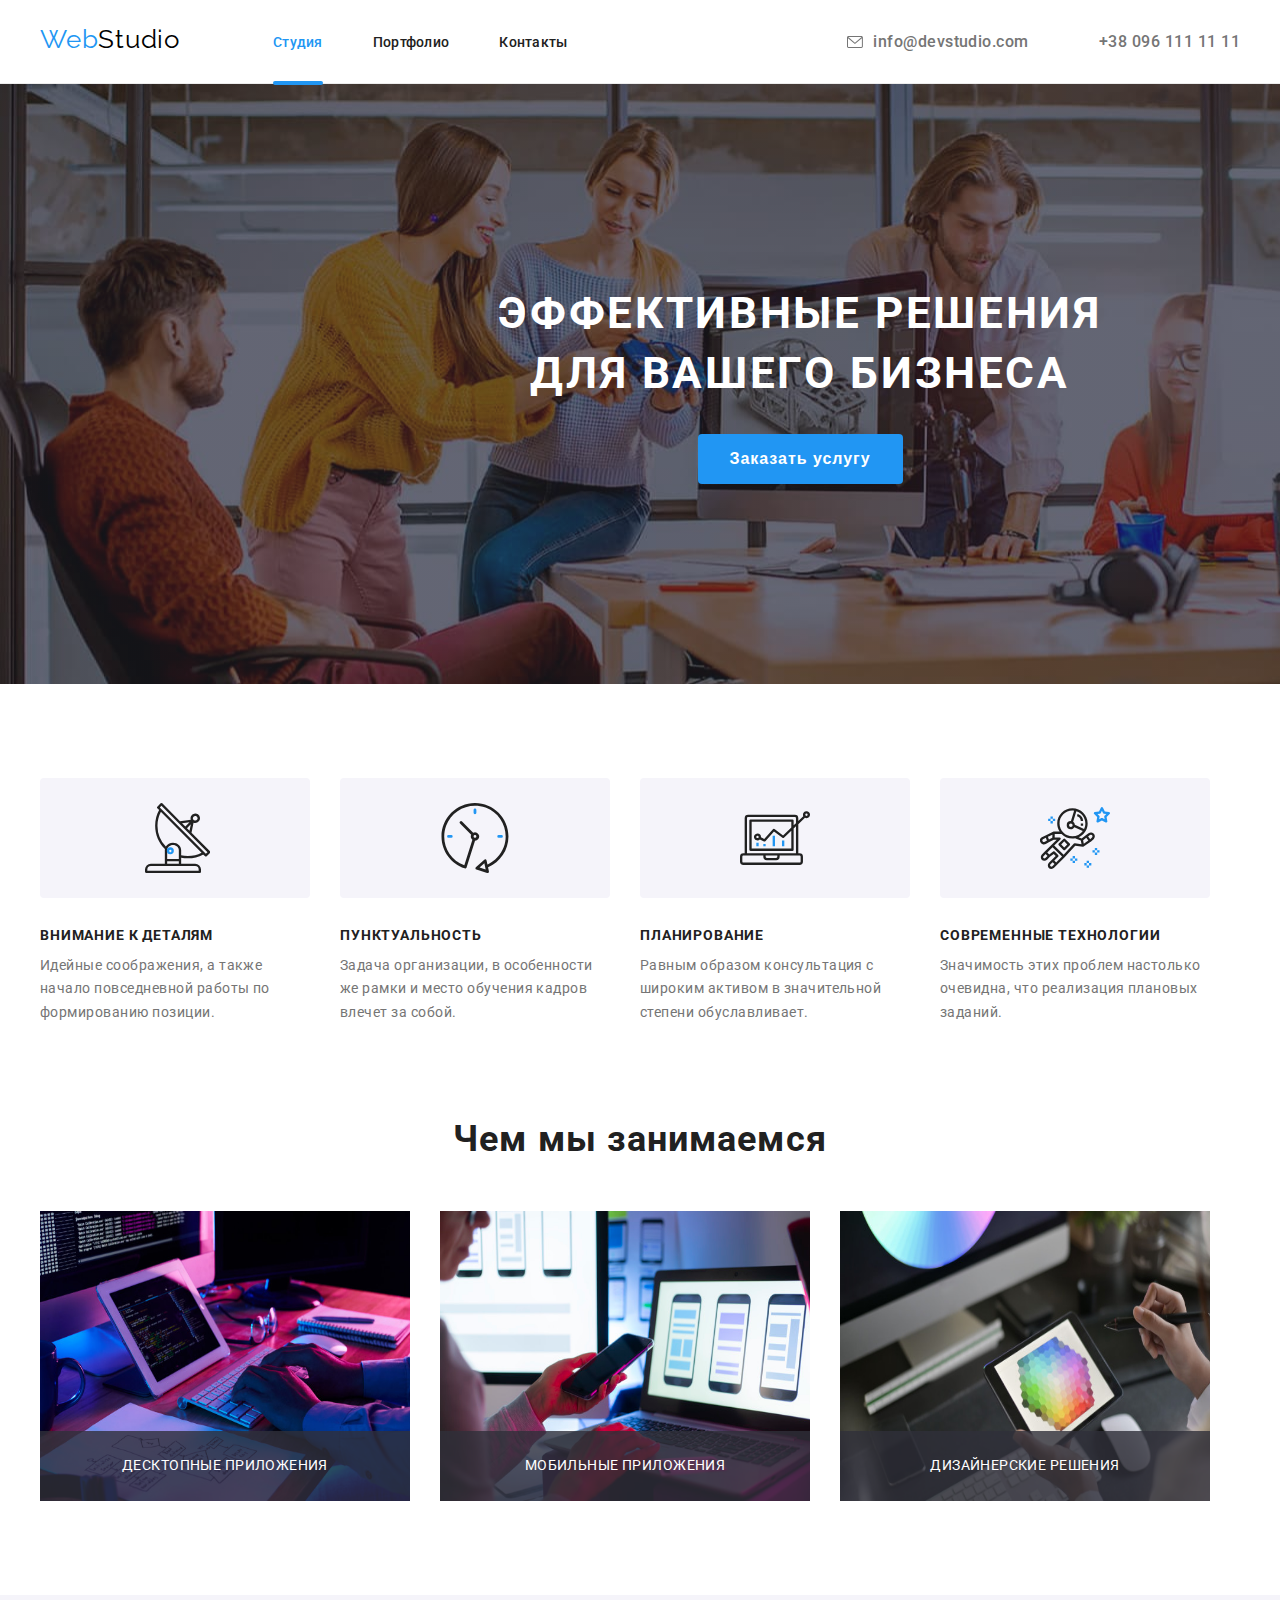
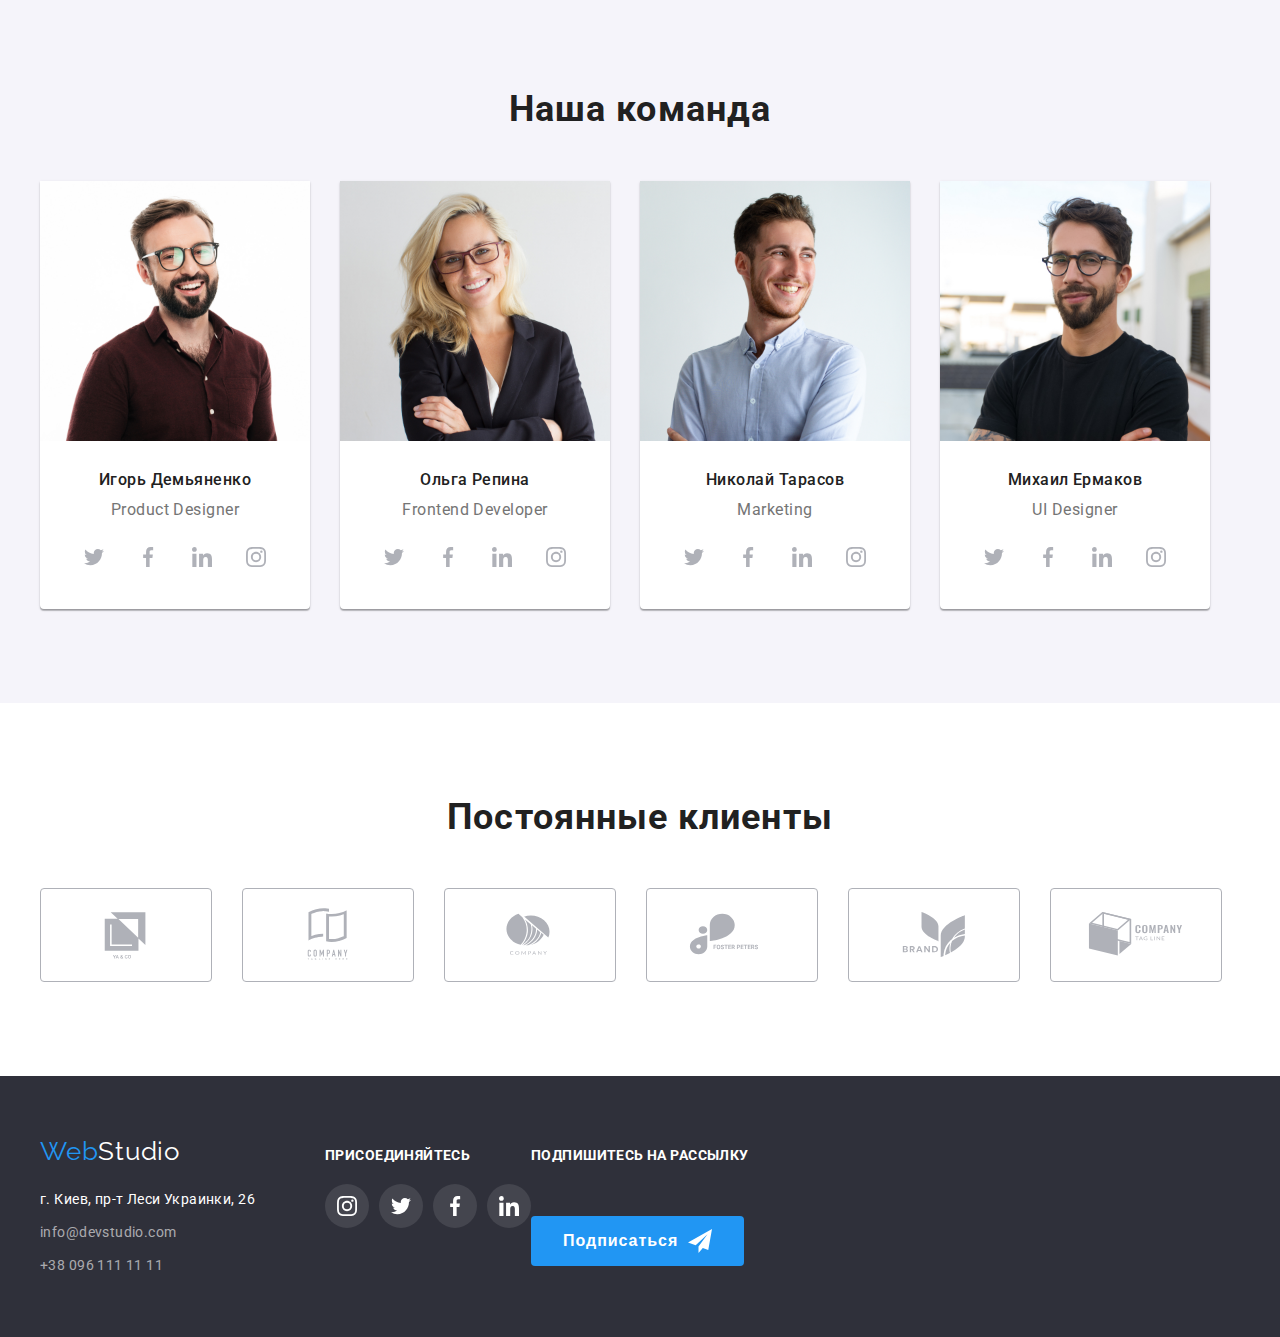
<file: index.html>
<!DOCTYPE html>
<html lang="ru">
<head>
    <meta charset="UTF-8">
    <meta http-equiv="X-UA-Compatible" content="IE=edge">
    <meta name="viewport" content="width=device-width, initial-scale=1.0">
<link rel="preconnect" href="https://fonts.googleapis.com">
<link rel="preconnect" href="https://fonts.gstatic.com" crossorigin>
<link href="https://fonts.googleapis.com/css2?family=IBM+Plex+Sans+Condensed
    :wght@700&family=Raleway:wght@700&family=Roboto:wght@400;500;700;900&display=swap"
    rel="stylesheet">
    <link rel="stylesheet" href="https://cdnjs.cloudflare.com/ajax/libs/modern-normalize/1.1.0/modern-normalize.min.css"
        integrity="sha512-wpPYUAdjBVSE4KJnH1VR1HeZfpl1ub8YT/NKx4PuQ5NmX2tKuGu6U/JRp5y+Y8XG2tV+wKQpNHVUX03MfMFn9Q=="
        crossorigin="anonymous" referrerpolicy="no-referrer" />
    <title>Document</title><link rel="stylesheet" href="./css/styles.css">
</head>
<body>
    <header class="head-pages">
        <div class="head-container">
            <nav class="head-nav">
                <a href="./index.html" class="logo"><span class="logo-color">Web</span>Studio</a>
                <ul class="head-nav-list list">
                    <li class="item"><a class="link current" href="./index.html">Студия</a></li>
                    <li class="item"><a class="link" href="./portfolio.html">Портфолио</a></li>
                    <li class="item"><a class="link" href="">Контакты</a></li>
                </ul>
            </nav>
            <ul class="adres-list list">
                <li class="item adres"> <a href="info@devstudio.com" class="link"><svg class="icon-adres-envelope">
                    <use href="./images1/symbol-defs (1).svg#icon-envelope-hoverm">
                    </use>
                </svg>info@devstudio.com</a></li>
                <li class="item adres"> <a href="tel:+380961111111" class="link"><svg class="icon-adres-phone">
                    <use href="./images1/symbol-defs (1).svg#icon-Vectorm">
                    </use>
                </svg>+38 096 111 11 11</a></li>
            </ul>
        </div>
    </header>
    <main>
        <section class="title-baner">
            <h1 class="caption title-text">Эффективные решения<br> для вашего бизнеса</h1>
            <button type="button" class="title-button" data-modal-open>Заказать услугу</button>
        </section>
        <section class="advantages">
            <div class="container">
            <h2 class="advantages-caption caption">наши преимущества</h2>
            <ul class="advantages-list list">
                <li class="advantage-item antenna">
                    <div class="advantage-icon"><svg class="advantage-symbol"><use href="./images1/symbol-defs (1).svg#icon-antenna-1m"></use></svg></div>
                    <h3 class="advantage-caption caption">Внимание к деталям</h3>
                    <p class="advantage-text">Идейные соображения, а также начало повседневной работы по формированию позиции.</p>
                </li>
                <li class="advantage-item clock">
                    <div class="advantage-icon"><svg class="advantage-symbol"><use href="./images1/symbol-defs (1).svg#icon-clock-1m"></use></svg></div>
                    <h3 class="advantage-caption caption">Пунктуальность</h3>
                    <p class="advantage-text">Задача организации, в особенности же рамки и место обучения кадров влечет за собой.</p>
                </li>
                <li class="advantage-item diagram">
                    <div class="advantage-icon"><svg class="advantage-symbol"><use href="./images1/symbol-defs (1).svg#icon-diagram-1-1"></use></svg></div>
                    <h3 class="advantage-caption caption">Планирование</h3>
                    <p class="advantage-text">Равным образом консультация с широким активом в значительной степени обуславливает.</p>
                </li>
                <li class="advantage-item astronaut">
                    <div class="advantage-icon"><svg class="advantage-symbol"><use href="./images1/symbol-defs (1).svg#icon-astronaut-1m"></use></svg></div>
                    <h3 class="advantage-caption caption">Современные технологии</h3>
                    <p class="advantage-text">Значимость этих проблем настолько очевидна, что реализация плановых заданий.</p>
                </li>
            </ul>
            </div>
        </section>
        <section class="work">
            <div class="container">
               <h2 class="work-caption caption">Чем мы занимаемся</h2>
             <ul class="work-list list">
                <li class="work-item"><img class="photo" src="imeges/eff34a388bbc6409758a002e5a58c3ca.jpg"
                     alt="Програмист набирает код"height="290" width="370"><p class="work-item-text">Десктопные приложения</p></li>
                <li class="work-item"><img class="photo" src="imeges/fe209b7db875477ca0f844823574082d.jpg" 
                    alt="Програмист создаёт мобильное приложение"height="290" width="370"><p class="work-item-text">Мобильные приложения</p></li>
                <li class="work-item"><img class="photo" src="imeges/ff490664ba91f138b9f708e01d65306a.jpg" 
                    alt="Програмист показывает графичесий дизайн"height="290" width="370"><p class="work-item-text">Дизайнерские решения</p></li>
             </ul>
            </div>
        </section>
        <section class="comand">
            <div class="container">
            <h2 class="comands-caption caption">Наша команда</h2>
            <ul class="comand-list list">
                <li class="comand-item"><img src="imeges/img(4).jpg" alt="Парень в очках и красной убашке.Улыбается." width="270">
                <div class="comand-blok">
                    <h3 class="comand-caption caption">Игорь Демьяненко</h3>
                    <p class="comand-text">Product Designer</p>
                <ul class="comand-social list">
                    <li class="social-item"><a class="social-link" href=""><svg class="comand-icon icon-twitter">
                                <use href="./images1/symbol-defs (1).svg#icon-twitter-1"></use>
                            </svg></a></li>
                    <li class="social-item"><a class="social-link" href=""><svg class="comand-icon icon-facebook">
                                <use href="./images1/symbol-defs (1).svg#icon-facebook-1"></use>
                            </svg></a></li>
                    <li class="social-item"><a class="social-link" href=""><svg class="comand-icon icon-linkedin">
                                <use href="./images1/symbol-defs (1).svg#icon-linkedin-1"></use>
                            </svg></a></li>
                    <li class="social-item"><a class="social-link" href=""><svg class="comand-icon icon-instagram">
                                <use href="./images1/symbol-defs (1).svg#icon-instagram-2"></use>
                            </svg></a></li>
                </ul>
                </div>
                </li>
                <li class="comand-item"><img src="imeges/img(1).jpg" alt="Девушка блондинка в очках.Улыбается" width="270">
                <div class="comand-blok">
                    <h3 class="comand-caption caption">Ольга Репина</h3>
                    <p class="comand-text">Frontend Developer</p>
                <ul class="comand-social list">
                    <li class="social-item"><a class="social-link" href=""><svg class="comand-icon icon-twitter">
                                <use href="./images1/symbol-defs (1).svg#icon-twitter-1"></use>
                            </svg></a></li>
                    <li class="social-item"><a class="social-link" href=""><svg class="comand-icon icon-facebook">
                                <use href="./images1/symbol-defs (1).svg#icon-facebook-1"></use>
                            </svg></a></li>
                    <li class="social-item"><a class="social-link" href=""><svg class="comand-icon icon-linkedin">
                                <use href="./images1/symbol-defs (1).svg#icon-linkedin-1"></use>
                            </svg></a></li>
                    <li class="social-item"><a class="social-link" href=""><svg class="comand-icon icon-instagram">
                                <use href="./images1/symbol-defs (1).svg#icon-instagram-2"></use>
                            </svg></a></li>
                </ul>
                </div>
                </li>
                <li class="comand-item"><img src="imeges/img(2).jpg" alt="Парень в светлой рубашке.Улыбается" width="270">
                <div class="comand-blok">
                    <h3 class="comand-caption caption">Николай Тарасов</h3>
                    <p class="comand-text">Marketing</p>
                    <ul class="comand-social list">
                        <li class="social-item"><a class="social-link" href=""><svg class="comand-icon icon-twitter">
                                <use href="./images1/symbol-defs (1).svg#icon-twitter-1"></use>
                            </svg></a></li>
                        <li class="social-item"><a class="social-link" href=""><svg class="comand-icon icon-facebook">
                                <use href="./images1/symbol-defs (1).svg#icon-facebook-1"></use>
                            </svg></a></li>
                        <li class="social-item"><a class="social-link" href=""><svg class="comand-icon icon-linkedin">
                                <use href="./images1/symbol-defs (1).svg#icon-linkedin-1"></use>
                            </svg></a></li>
                        <li class="social-item"><a class="social-link" href=""><svg class="comand-icon icon-instagram">
                                <use href="./images1/symbol-defs (1).svg#icon-instagram-2"></use>
                            </svg></a></li>
                    </ul>
                </div>
                </li>
                <li class="comand-item"><img src="./imeges/img(3).jpg" alt="Парень в очках и чёрной футболке.Улыбается" width="270">
                <div class="comand-blok">
                    <h3 class="comand-caption caption">Михаил Ермаков</h3>
                    <p class="comand-text">UI Designer</p>
                    <ul class="comand-social list">
                        <li class="social-item"><a class="social-link" href=""><svg class="comand-icon icon-twitter">
                                    <use href="./images1/symbol-defs (1).svg#icon-twitter-1"></use>
                                </svg></a></li>
                        <li class="social-item"><a class="social-link" href=""><svg class="comand-icon icon-facebook">
                                    <use href="./images1/symbol-defs (1).svg#icon-facebook-1"></use>
                                </svg></a></li>
                        <li class="social-item"><a class="social-link" href=""><svg class="comand-icon icon-linkedin">
                                    <use href="./images1/symbol-defs (1).svg#icon-linkedin-1"></use>
                                </svg></a></li>
                        <li class="social-item"><a class="social-link" href=""><svg class="comand-icon icon-instagram">
                                    <use href="./images1/symbol-defs (1).svg#icon-instagram-2"></use>
                                </svg></a></li>
                    </ul>
                </div>
                </li>
            </ul>
            </div>
        </section>
        <section class="customers">
            <div class="container">
                <h2 class="customers-caption caption">Постоянные клиенты</h2>
                <ul class="customers-list list">
                    <li class="customer-item"><a href="" class="customer-linc"><svg class="customer one"><use href="./images1/symbol-defs (1).svg#icon-Logo-5m"></use>
                    </svg></a></li>
                    <li class="customer-item"><a href="" class="customer-linc"><svg class="customer two"><use href="./images1/symbol-defs (1).svg#icon-Logo-4m"></use>
                    </svg></a></li>
                    <li class="customer-item"><a href="" class="customer-linc"><svg class="customer three"><use href="./images1/symbol-defs (1).svg#icon-Logo-3m"></use>
                    </svg></a></li>
                    <li class="customer-item"><a href="" class="customer-linc"><svg class="customer four"><use href="./images1/symbol-defs (1).svg#icon-Logo-2m"></use>
                    </svg></a></li>
                    <li class="customer-item"><a href="" class="customer-linc"><svg class="customer five"><use href="./images1/symbol-defs (1).svg#icon-Logo-1m"></use>
                    </svg></a></li>
                    <li class="customer-item"><a href="" class="customer-linc"><svg class="customer six"><use href="./images1/symbol-defs (1).svg#icon-Logom"></use>
                    </svg></a></li>

                </ul>

            </div>

        </section>
    </main>
    <footer class="footer">
        <div class="footers container">
            <div>
        <a href="./index.html" class="footer-logo"><span class="logo-color">Web</span>Studio</a>
        <address class="footer-addres">г. Киев, пр-т Леси Украинки, 26</address>
            <ul class="footer-list list">
                <li class="footer-item"> <a href="info@devstudio.com" class="footer-link link">info@devstudio.com</a></li>
                <li class="footer-item"><a href="tel:+380961111111" class="footer-link link">+38 096 111 11 11</a></li>
            </ul>
            </div>
            <div class="footer-social">
                <h3 class="footer-caption caption">присоединяйтесь</h3>
                <ul class="footer-social list">
                    <li class="social-item"><a href="" class="footer-social-linc"><svg class="footer-icon icon-instagram">
                            <use href="./images1/symbol-defs (1).svg#icon-instagram-2"></use>
                        </svg></a></li>
                    <li class="social-item"><a href="" class="footer-social-linc"><svg class="footer-icon icon-twitter">
                            <use href="./images1/symbol-defs (1).svg#icon-twitter-1"></use>
                        </svg></a></li>
                    <li class="social-item"><a href="" class="footer-social-linc"><svg class="footer-icon icon-facebook">
                            <use href="./images1/symbol-defs (1).svg#icon-facebook-1"></use>
                        </svg></a></li>
                    <li class="social-item"><a href="" class="footer-social-linc"><svg class="footer-icon icon-linkedin">
                            <use href="./images1/symbol-defs (1).svg#icon-linkedin-1"></use>
                        </svg></a></li>
                    
                </ul>
            </div>
            <div class="footer-form-box">
                <p class="footer-form-text">Подпишитесь на рассылку</p>
                <form class="foter-form">
                    <input class="footer-input" type="text">
                    <button class="footer-form-btn" type="submit">Подписаться<svg class="footer-form-icon">
                        <use href="./images1/symbol-defs (1).svg#icon-icon-send"></use>
                    </svg></button>
                </form>
            </div>
            </div>
            
    </footer>
    <div class="backdrop is-hidden" data-modal>
        <div class="modal">
            <button type="button" class="modal-close" data-modal-close><svg class="modal-close-icon"><use href="./images1/symbol-defs (1).svg#icon-close-black-18dp-2-1"></use></svg>
            </button>
          
            <form class="modal-form">
                <p class="modal-caption">Оставьте свои данные, мы вам перезвоним</p>
               
               
                <div class="form-item">
            <label class="modal-label" for="user-name">Имя</label>
            <input name="user-name" type="text" id="user-name" class="modal-input"><svg class="form-icon">
                <use href="./images1/symbol-defs (1).svg#icon-Vector-4"></use>
            </svg>
                 </div>
                <div class="form-item">
            <label class="modal-label" for="user-tel">Телефон</label>
            <input name="user-tel" type="tel" id="user-tel" class="modal-input"><svg class="form-icon">
                <use href="./images1/symbol-defs (1).svg#icon-Vector-3"></use>
            </svg>
                 </div>
                 <div class="form-item">
                  <label class="modal-label" for="user-email">Почта</label>
                  <input name="user-email" type="email" id="user-email" class="modal-input"><svg class="form-icon">
                    <use href="./images1/symbol-defs (1).svg#icon-Vector-2"></use>
                </svg>
                 </div>
            <div class="form-item text">
            <label class="modal-label" for="user-text">Комментарий</label>
            <textarea class="modal-text" name="user-text" id="user-text" placeholder="Введите текст"></textarea>
            </div>
               <input class="checkbox-input" type="checkbox" name="checkbox" id="checkbox-input">
                    <label class="checkbox" for="checkbox-input"><svg class="checkbox-icon">
                        <use href="./images1/symbol-defs (1).svg#icon-Vector-1"></use>
                    </svg><span class="checkbox-text">
                        Соглашаюсь с рассылкой и принимаю</span><a class="checkbox-link linc" href="#">Условия договора</a>
                    
                </label>
            <button type="submit" class="modal-button">Отправить</button>
            </form>
        </div>
    </div>
    <script src="./js/modal.js"></script>
</body>
</html>
</file>
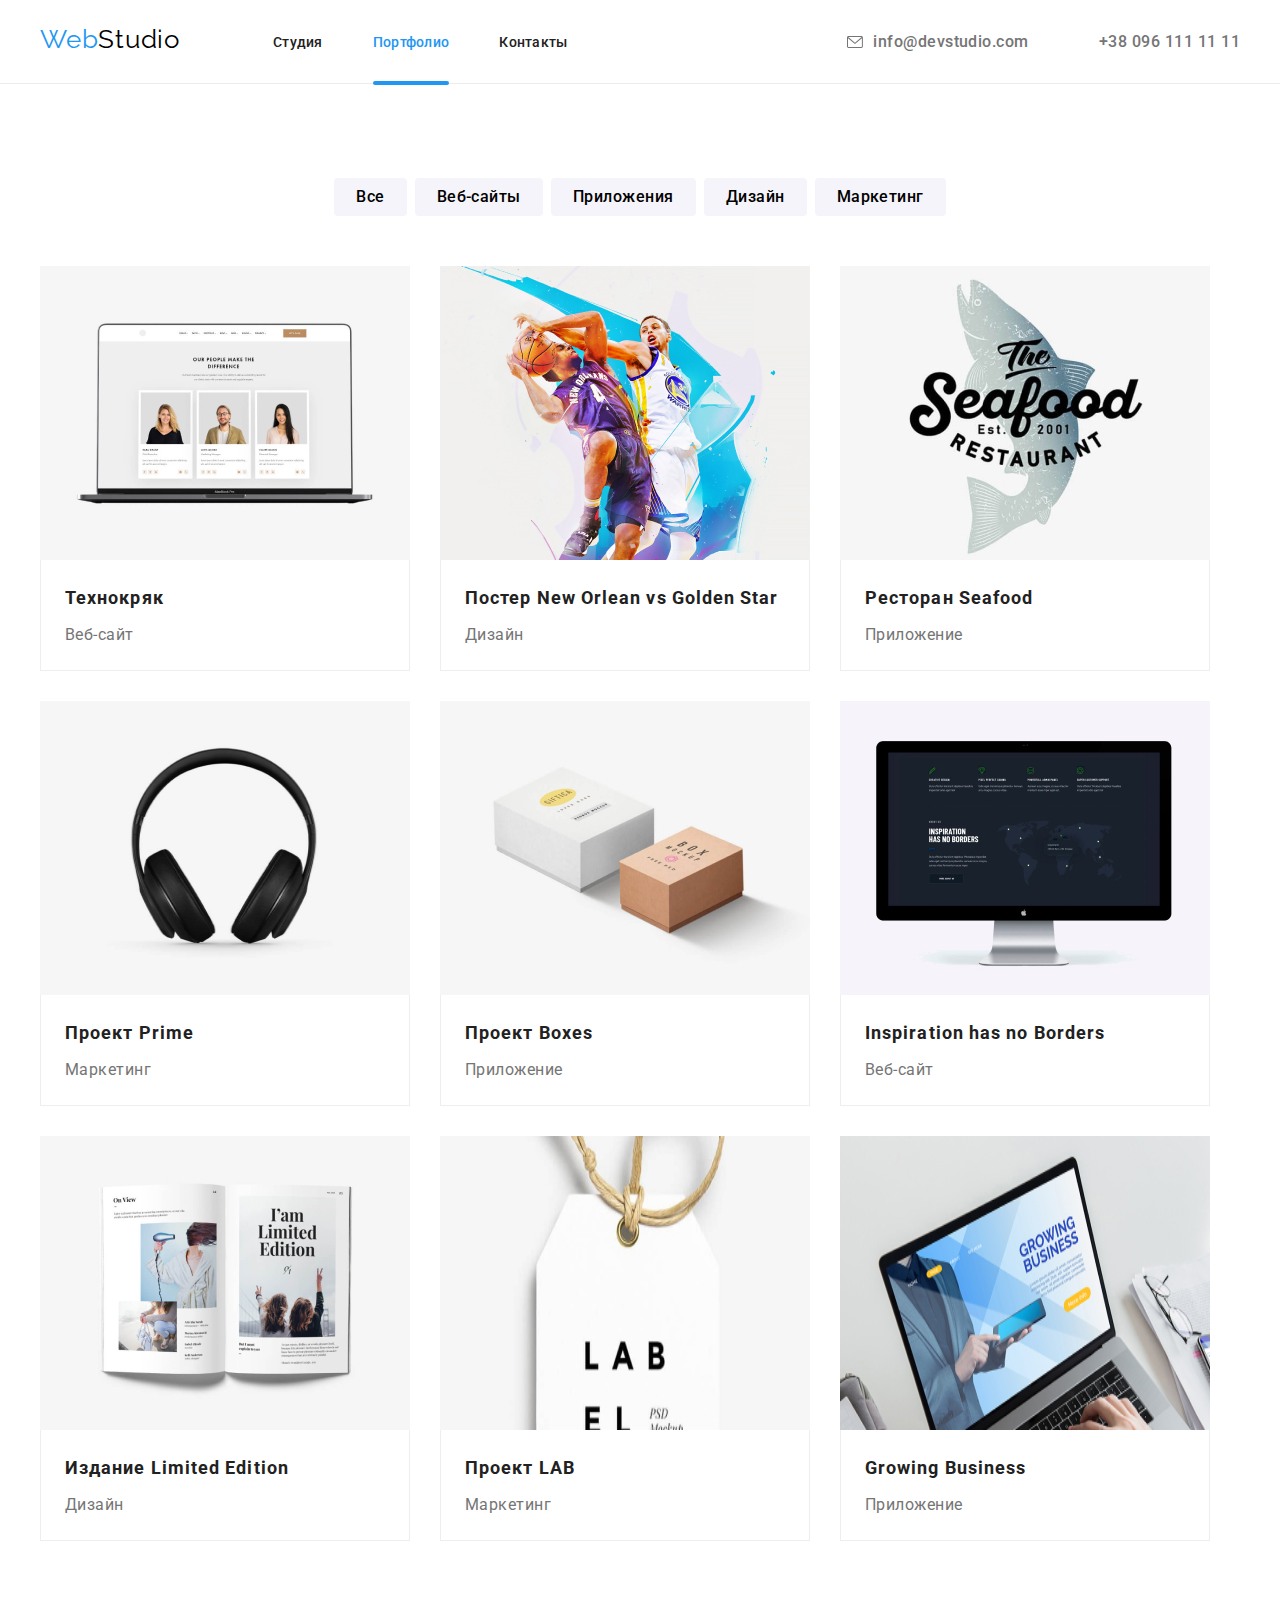
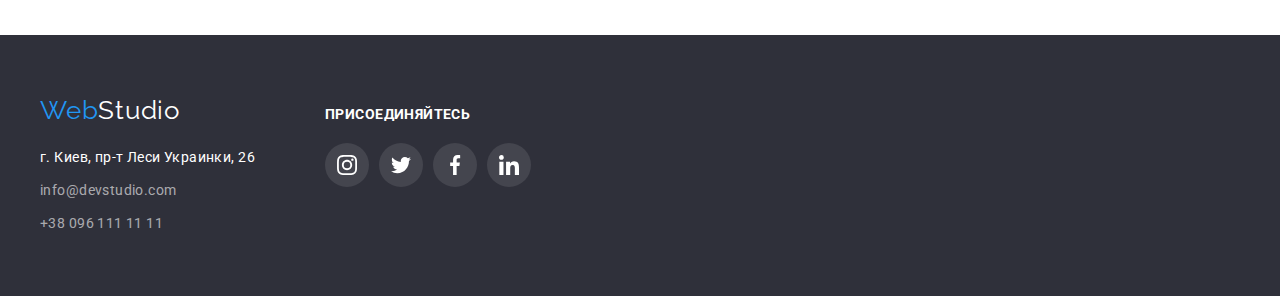
<file: portfolio.html>
<!DOCTYPE html>
<html lang="en">

<head>
    <meta charset="UTF-8">
    <meta http-equiv="X-UA-Compatible" content="IE=edge">
    <meta name="viewport" content="width=device-width, initial-scale=1.0">
    <link rel="preconnect" href="https://fonts.googleapis.com">
    <link rel="preconnect" href="https://fonts.gstatic.com" crossorigin>
    <link href="https://fonts.googleapis.com/css2?family=IBM+Plex+Sans+Condensed
        :wght@700&family=Raleway:wght@700&family=Roboto:wght@400;500;700;900&display=swap" rel="stylesheet">
    <link rel="stylesheet" href="https://cdnjs.cloudflare.com/ajax/libs/modern-normalize/1.1.0/modern-normalize.min.css"
        integrity="sha512-wpPYUAdjBVSE4KJnH1VR1HeZfpl1ub8YT/NKx4PuQ5NmX2tKuGu6U/JRp5y+Y8XG2tV+wKQpNHVUX03MfMFn9Q=="
        crossorigin="anonymous" referrerpolicy="no-referrer" />
    <title>Document</title><link rel="stylesheet" href="./css/styles.css">
</head>
<body>
    <header class="head-pages">
        <div class="head-container">
            <nav class="head-nav">
                <a href="./index.html" class="logo"><span class="logo-color">Web</span>Studio</a>
                <ul class="head-nav-list list">
                    <li class="item"><a class="link" href="./index.html">Студия</a></li>
                    <li class="item"><a class="link current" href="./portfolio.html">Портфолио</a></li>
                    <li class="item"><a class="link" href="">Контакты</a></li>
                </ul>
            </nav>
            <ul class="adres-list list">
                <li class="item adres"> <a href="info@devstudio.com" class="link"><svg class="icon-adres-envelope">
                            <use href="./images1/symbol-defs (1).svg#icon-envelope-hoverm">
                            </use>
                        </svg>info@devstudio.com</a></li>
                <li class="item adres"> <a href="tel:+380961111111" class="link"><svg class="icon-adres-phone">
                            <use href="./images1/symbol-defs (1).svg#icon-Vectorm">
                            </use>
                        </svg>+38 096 111 11 11</a></li>
            </ul>
        </div>
    </header>
    <section class="examples">
    <div class="container">
        <ul class="filter-list list">
            <li class="filter-item"><button type="button" class="filter-button">Все</button></li> 
            <li class="filter-item"><button type="button" class="filter-button">Веб-сайты</button></li> 
            <li class="filter-item"><button type="button" class="filter-button">Приложения</button></li> 
            <li class="filter-item"><button type="button" class="filter-button">Дизайн</button></li> 
            <li class="filter-item"><button type="button" class="filter-button">Маркетинг</button></li>
        </ul>   
        <h1 class="example-caption">Примеры работ</h1>
        <ul class="examples-list list">
            <li class="examples-item"><a href="#" class="exemples-link"><div class="exemples-thumb"><img src="./images1/img(9).jpg" alt="" height="294" width="370">
            <p class="examples-thumb-text">Технокряк это современная площадка распространения коронавируса. Компании используют эту платформу для цифрового
                 шпионажа и атак на защищённые сервера конкурентов.</p></div>
                <div class="examples-box">
                <h2 class="examples-caption caption">Технокряк</h2>
                <p class="examples-text">Веб-сайт</p>
                </div></a>

            </li>
            <li class="examples-item"><a href="#" class="exemples-link"><div class="exemples-thumb"><img src="images1/img(14).jpg" alt="" height="294" width="370">
            <p class="examples-thumb-text">Технокряк это современная площадка распространения коронавируса. Компании используют эту платформу для цифрового 
                шпионажа и атак на защищённые сервера конкурентов.</p></div>
                <div class="examples-box">
                <h2 class="examples-caption caption">Постер New Orlean vs Golden Star</h2>
                <p class="examples-text">Дизайн</p>
                </div></a>

            </li>
            <li class="examples-item"><a href="#" class="exemples-link"><div class="exemples-thumb"><img src="images1/img(5).jpg" alt="" height="294" width="370">
            <p class="examples-thumb-text">Технокряк это современная площадка распространения коронавируса. Компании используют эту платформу для цифрового
                 шпионажа и атак на защищённые сервера конкурентов.</p></div>
                <div class="examples-box">
                <h2 class="examples-caption caption">Ресторан Seafood</h2>
                <p class="examples-text">Приложение</p>
                </div></a>

            </li>
            <li class="examples-item"><a href="#" class="exemples-link"><div class="exemples-thumb"><img src="images1/img(6).jpg" alt="" height="294" width="370">
            <p class="examples-thumb-text">Технокряк это современная площадка распространения коронавируса. Компании используют эту платформу для цифрового
                 шпионажа и атак на защищённые сервера конкурентов.</p></div>
                <div class="examples-box">
                <h2 class="examples-caption caption">Проект Prime</h2>
                <p class="examples-text">Маркетинг</p>
                </div></a>

            </li>
            <li class="examples-item"><a href="#" class="exemples-link"><div class="exemples-thumb"><img src="images1/img(7).jpg" alt="" height="294" width="370">
            <p class="examples-thumb-text">Технокряк это современная площадка распространения коронавируса. Компании используют эту платформу для цифрового
                 шпионажа и атак на защищённые сервера конкурентов.</p></div>
                <div class="examples-box">
                <h2 class="examples-caption caption">Проект Boxes</h2>
                <p class="examples-text">Приложение</p>
                </div></a>

            </li>
            <li class="examples-item"><a href="#" class="exemples-link"><div class="exemples-thumb"><img src="images1/img(8).jpg" alt="" height="294" width="370">
            <p class="examples-thumb-text">Технокряк это современная площадка распространения коронавируса. Компании используют эту платформу для цифрового
                 шпионажа и атак на защищённые сервера конкурентов.</p></div>
                <div class="examples-box">
                <h2 class="examples-caption caption">Inspiration has no Borders</h2>
                <p class="examples-text">Веб-сайт</p>
                </div></a>

            </li>
            <li class="examples-item"><a href="#" class="exemples-link"><div class="exemples-thumb"><img src="images1/img(12).jpg" alt="" height="294" width="370">
            <p class="examples-thumb-text">Технокряк это современная площадка распространения коронавируса. Компании используют эту платформу для цифрового
                 шпионажа и атак на защищённые сервера конкурентов.</p></div>
                <div class="examples-box">
                <h2 class="examples-caption caption">Издание Limited Edition</h2>
                <p class="examples-text">Дизайн</p>
                </div></a>

            </li>
            <li class="examples-item"><a href="#" class="exemples-link"><div class="exemples-thumb"><img src="images1/img(10).jpg" alt="" height="294" width="370">
            <p class="examples-thumb-text">Технокряк это современная площадка распространения коронавируса. Компании используют эту платформу для цифрового
                 шпионажа и атак на защищённые сервера конкурентов.</p></div>
                <div class="examples-box">
                <h2 class="examples-caption caption">Проект LAB</h2>
                <p class="examples-text">Маркетинг</p>
                </div></a>

            </li>
            <li class="examples-item"><a href="#" class="exemples-link"><div class="exemples-thumb"><img src="images1/img(11).jpg" alt="" height="294" width="370">
            <p class="examples-thumb-text">Технокряк это современная площадка распространения коронавируса. Компании используют эту платформу для цифрового
                 шпионажа и атак на защищённые сервера конкурентов.</p></div>
                <div class="examples-box">
                <h2 class="examples-caption caption">Growing Business</h2>
                <p class="examples-text">Приложение</p>
                </div></a>

            </li>
        </ul>
    </div>
    </section>
    <footer class="footer">
        <div class="footers container">
            <div>
                <a href="./index.html" class="footer-logo"><span class="logo-color">Web</span>Studio</a>
                <address class="footer-addres">г. Киев, пр-т Леси Украинки, 26</address>
                <ul class="footer-list list">
                    <li class="footer-item"> <a href="info@devstudio.com" class="footer-link link">info@devstudio.com</a></li>
                    <li class="footer-item"><a href="tel:+380961111111" class="footer-link link">+38 096 111 11 11</a></li>
                </ul>
            </div>
            <div class="footer-social">
                <h3 class="footer-caption caption">присоединяйтесь</h3>
                <ul class="footer-social list">
                    <li class="social-item"><a href="" class="footer-social-linc"><svg class="footer-icon icon-instagram">
                                <use href="./images1/symbol-defs (1).svg#icon-instagram-2"></use>
                            </svg></a></li>
                    <li class="social-item"><a href="" class="footer-social-linc"><svg class="footer-icon icon-twitter">
                                <use href="./images1/symbol-defs (1).svg#icon-twitter-1"></use>
                            </svg></a></li>
                    <li class="social-item"><a href="" class="footer-social-linc"><svg class="footer-icon icon-facebook">
                                <use href="./images1/symbol-defs (1).svg#icon-facebook-1"></use>
                            </svg></a></li>
                    <li class="social-item"><a href="" class="footer-social-linc"><svg class="footer-icon icon-linkedin">
                                <use href="./images1/symbol-defs (1).svg#icon-linkedin-1"></use>
                            </svg></a></li>
        
                </ul>
            </div>
        </div>
    </footer>
</body>
</html>
</file>
<file: css/styles.css>
:root{
    --bascground-color:#E5E5E5;
    --second-bascground-color:#2F303A;
    --second-text-color:#212121;
    --primary-text-color:#757575;
    --accent-color:#2196F3;
}
body{
    margin: 0;

    color:var(--primary-text-color);
    font-family:Roboto,sans-serif;
    font-weight: 400;
    letter-spacing: 0.03em;
}
p,h1,h2,h3,h4,h5,h6{
    margin: 0;
}
ul{
    margin: 0;
padding: 0;
}
button{
    cursor: pointer;
}
img{
    display: block;
}
a{
    text-decoration: none;
}
.caption{
margin-top: 0;
margin-bottom: 0;

    color: var(--second-text-color);
    font-weight: 700;
    letter-spacing: 0.06em;
}
.container{
width: 1200px;
margin-left: auto;
margin-right: auto;
padding-left: 15px;
padding-right: 15px;
}
.list{
margin-top: 0;
margin-bottom: 0;

list-style: none;
text-decoration: none;
}


.head-container{
align-items:center;
display: flex;
width: 1200px;
margin-left: auto;
margin-right: auto;
padding-left: 15px;
padding-right: 15px;
}
.logo-color{

color: var(--accent-color);
}
.logo{
padding-bottom: 25px;
padding-top: 24px;

 color: #000000;
 font-family:Raleway,sans-serif;
 font-size: 26px;
 line-height:1.2;
 text-decoration:none;
 letter-spacing: 0.03em;
}
.head-nav-list.list{
    display: flex;
    margin-left: 93px;
    align-items: center;
    padding-top: 32px;
    padding-bottom: 32px;
}
.head-nav-list.list .item+.item{
    margin-left: 50px;
}
.head-nav{
    display: flex;
}

.head-nav-list .link{ 

text-decoration:none;
font-weight: 500;
font-size: 14px;
line-height: 1.14;
letter-spacing: 0.02em;
color: #212121; 
 transition: color 250ms cubic-bezier(0.4, 0, 0.2, 1);

}
.head-nav-list .link.current{
    color:var(--accent-color);
}
.current{
    color: var(--accent-color);
    position: relative;
}
.head-nav-list .link:hover,
.head-nav-list .link:focus{
    color: var(--accent-color);
}
.current::after{
    position: absolute;
    content: "";
    width: 100%;
    height: 4px;
    left: 0;
    bottom: -35px;

   background-color: var(--accent-color);
border-radius: 2px;
}
.icon-adres-envelope{
    display: block;
    width: 16px;
    height: 12px;
    margin-right: 10px;
    fill:currentColor;
}

.icon-adres-phone{
    display: block;
    width: 10px;
    height: 16px;
    margin-right: 10px;
    fill:currentColor;
}
.item.adres:hover,
.item.adres:focus{
    color: var(--accent-color);
}
.item.adres{
    display:flex;
     justify-content: center;
     align-items: center; 
}
.item.adres > .link{
    align-items: center;
     transition:color 250ms cubic-bezier(0.4, 0, 0.2, 1); 

}

.adres-list.list{
    display: flex;
    align-items: center;
    margin-top: 0;
    margin-bottom: 0;
    margin-left: auto;
}
.adres-list.list .item+.item{
    margin-left: 50px;
}

.adres-list .link{
    display: flex;
    padding-top: 32px;
    padding-bottom: 32px;
    font-weight: 500;

    text-decoration:none;
    color:var(--primary-text-color);
    
}
.adres-list .link:hover,
.adres-list .link:focus{
    color: var(--accent-color);
}
.head-pages{
    border-bottom: 1px solid #ECECEC;

}


.title-baner{

    background-color: var(--second-bascground-color);
    text-align: center;
    padding-top: 200PX;
    padding-bottom: 200px;
    
    background-image: linear-gradient(to right,rgba(47, 48, 58, 0.4),rgba(47, 48, 58, 0.4)),
    url(../imeges/Img\ \(15\)\ \(1\).jpg);
    min-width: 1600px;
}
.title-text{
    margin-top: 0;
    margin-bottom: 30px;
    
text-transform: uppercase;
color:#ffffff;
font-size: 44px;
line-height: 1.36;
letter-spacing:0.06em;
}
.title-button{
    padding: 10px 32px;
    border-radius: 4px;
    border: none;

background-color: var(--accent-color);
color: #FFFFFF;
font-weight:700;
font-size: 16px;
line-height:1.87;
letter-spacing:0.06em;
}
.advantages{
    padding-top: 94px;
}
.advantages-caption{
  position: absolute;
  width: 1px;
  height: 1px;
  margin: -1px;
  border: 0;
  padding: 0;
  
  white-space: nowrap;
  clip-path: inset(100%);
  clip: rect(0 0 0 0);
  overflow: hidden;
}
.advantage-caption{
margin-top: 0;
margin-bottom: 10px;

font-size: 14px;
line-height:1.14;
text-transform: uppercase;
}
.advantage-text{
    font-size: 14px;
line-height: 1.71;

}
.advantage-icon{
    display:flex;
    align-items: center;
    justify-content: center;
    height: 120px;
    background: #F5F4FA;
border-radius: 4px;
margin-bottom: 30px;
}
.advantage-symbol{
    display: block;
    
    width: 70px;
    height: 70px;
}
.advantages-list .advantage-item+.advantage-item{
    margin-left: 30px;
    
}
.advantages-list{
    display: flex;
}

.advantage-item{
    display: block;
    width: 270px;
}
.work{
    padding-top: 94px;
    padding-bottom: 94px;
}
.work-caption{
margin-bottom: 50px;

font-weight: 700;
font-size: 36px;
line-height: 1.16;
text-align: center;
letter-spacing: 0.03em;
}
.work-list.list{
    display: flex;
    flex-wrap: wrap;
    
}
.work-item-text{
position: absolute;
width: 100%;
left: 0;
bottom: 0;

font-size: 14px;
line-height: 1.14;
text-align: center;
letter-spacing: 0.03em;
text-transform: uppercase;
padding-top: 27px;
padding-bottom: 27px;

color: #FFFFFF;
background-color: rgba(47, 48, 58, 0.8);;
}

.work-item {
    margin-right: 30px;
    position: relative;

}
.work-item:nth-child(3n){
    margin-right: 0;
}
.comand-social.list{
    display: flex;
justify-content: center;
} 
.social-link{
    display: flex;
    align-items: center;
    justify-content: center;
 width: 44px;
    height: 44px;
    border-radius: 50%;
    color: #AFB1B8;
    background-color:#ffffff;
    transition: background-color 250ms cubic-bezier(0.4, 0, 0.2, 1),
     color 250ms cubic-bezier(0.4, 0, 0.2, 1);


}
.comand-social.list .social-item+.social-item{
    margin-left: 10px;
}


.social-link:hover, 
.social-link:focus{
    color:#ffffff;
    background-color:var(--accent-color);
    
}
.comand-icon{
    display:block; 
    justify-content: center;  
    fill:currentColor;
   width: 20px;
   height: 20px;
}
.comand{
padding-top: 94px;
padding-bottom: 94px;

background-color:  #F5F4FA;
}
.comand-blok{
    display: block;
    padding-top: 30px;
    padding-bottom: 30px;
}
.comands-caption {
margin-bottom: 50px;

font-weight: 700;
font-size: 36px;
line-height: 1.16;
text-align: center;
letter-spacing: 0.03em;
}
.comand-list.list{
display: flex;
}
.comand-item{
    display: block;
    max-width: 270px;
    margin-right: 30px;
    text-align: center;
    background: #FFFFFF;

box-shadow: 0px 1px 3px rgba(0, 0, 0, 0.12)
, 0px 1px 1px rgba(0, 0, 0, 0.14)
, 0px 2px 1px rgba(0, 0, 0, 0.2);
border-radius: 0px 0px 4px 4px;

}
.comand-item:nth-child(4n){
    margin-right: 0;
}
.comand-caption{
margin-bottom: 10px;

font-weight: 500;
font-size: 16px;
line-height:1.18;
letter-spacing: 0.03em;
}
.comand-text{
    margin-bottom: 16px;
}
.customers{
    padding-bottom: 94px;
    padding-top: 94px;  
}
.customers-caption.caption{
    text-align: center;
    
    margin-bottom: 50px;

    font-weight: 700;
font-size: 36px;
line-height: 1.16;
letter-spacing: 0.03em;
}

.customers-list{
 display: flex;
}
.customer-linc{
    display:flex;
    justify-content: center;
    align-items: center;
 width: 170px;
height: 92px;
border:  1px solid#AFB1B8;
border-radius: 4px;
 color:  #AFB1B8; 
    transition: color 250ms cubic-bezier(0.4, 0, 0.2, 1),
     border-color 250ms cubic-bezier(0.4, 0, 0.2, 1);


}
.customer-linc:hover,
.customer-linc:focus{
    color: var(--accent-color);
    border:  1px solid var(--accent-color);
}
.customers-list .customer-item+.customer-item{
    margin-left: 30px;
}
.customer{
    justify-content: center;

    display: block;
    width: 106px;
    height: 60px;
     fill: currentColor;
}
.footers{
align-items: baseline;
     display: flex;
}
.footer{  
padding-top: 60px;
padding-bottom: 60px;

background-color: var(--second-bascground-color);
}
.footer-logo{
    display: block;
    margin-bottom: 20px;
 

color: #ffffff;
font-family:Raleway,sans-serif;
font-size: 26px;
line-height:1.2;
text-decoration:none;
letter-spacing: 0.03em;
}
.footer-addres{ 
    margin-bottom: 9px;

font-style: normal;
font-family: inherit;
font-size: 14px;
line-height: 1.71;
letter-spacing: 0.03em;
color:#ffffff;

}
 .footer-link{
    
     text-decoration: none;
     font-family: Roboto,sans-serif;
     font-style: normal;
font-size: 14px;
line-height: 1.71;
letter-spacing: 0.03em;
color: rgba(255, 255, 255, 0.6);
 
      
}

.footer-item{
     display: block;
margin-bottom: 9px;
}
.footer-item:last-child{
    margin-bottom: 0;
}
.footer-caption.caption{
margin-bottom: 20px;

    text-transform: uppercase;
    font-size: 14px;
line-height: 1.14;
letter-spacing: 0.03em;

color: #FFFFFF;
}
.footer-social-linc{
     display: flex;
    align-items: center;
    justify-content: center;
    width: 44px;
    height: 44px;
    border-radius: 50%;
    color: #ffffff;
    background-color: rgba(255, 255, 255, 0.1);
    transition: background-color 250ms cubic-bezier(0.4, 0, 0.2, 1);
    
}
.footer-social-linc:hover,
.footer-social-linc:focus{
    background-color: var(--accent-color);
}
.footer-icon{
    fill: currentColor;
     width: 20px;
    height: 20px;
}
.footer-social{
margin-left: 70px;
    display: block;
}
.footer-social.list{
  display: flex;
margin-left: 0;
}
.footer-social.list .social-item+.social-item{
    margin-left: 10px;
}
.footer-form{
   
    width: 570px;
    height: 86px;
    margin-left: 93px;

}
.footer-input{
    display: block;
    width: 358px;
    height: 50px;
    background-color: transparent;
    border: none;
}
.footer-form-text{
font-weight: 700;
font-size: 14px;
line-height: 1.14;
letter-spacing: 0.03em;
text-transform: uppercase;

color: #ffffff;
}
.footer-form-btn{
display: flex;
align-items: center;
text-align: center;

    padding: 10px 32px;
    border-radius: 4px;
    border: none;

background-color: var(--accent-color);
color: #FFFFFF;
font-weight:700;
font-size: 16px;
line-height:1.87;
letter-spacing:0.06em;
}
.footer-form-icon{
    width: 24px;
    height: 24px;
    margin-left: 10px;

}
.example-caption {
  position: absolute;
  width: 1px;
  height: 1px;
  margin: -1px;
  border: 0;
  padding: 0;
  
  white-space: nowrap;
  clip-path: inset(100%);
  clip: rect(0 0 0 0);
  overflow: hidden;
}
.examples{
padding-top: 94px;  
padding-bottom: 94px;     
}
.examples-box{
    display: block;
padding-left: 24px;
padding-right: 24px;
padding-top: 20px;
padding-bottom: 20px;
 border-bottom: 1px solid#EEEEEE;
 border-left: 1px solid#EEEEEE;
 border-right:1px solid#EEEEEE;
}
   
.filter-list{ 
    display: flex;
    justify-content: center;
    margin-bottom: 50px;
}
.filter-list .filter-item+.filter-item{
    margin-left: 8px;
}
.filter-item{

}
.filter-button{
    border: none;
border-radius: 4px;
padding: 6px 22px;


font-family: inherit;
background-color: #F5F4FA;
font-weight: 500;
font-size: 16px;
line-height: 1.62;
letter-spacing: 0.03em;
transition: background-color 250ms cubic-bezier(0.4, 0, 0.2, 1),
     color 250ms cubic-bezier(0.4, 0, 0.2, 1),box-shadow 250ms cubic-bezier(0.4, 0, 0.2, 1);
}
.filter-button:hover,
.filter-button:focus{
    background-color: var(--accent-color);
    color: #ffffff;
    box-shadow: 0px 3px 1px rgba(0, 0, 0, 0.1), 0px 1px 2px rgba(0, 0, 0, 0.08)
    , 0px 2px 2px rgba(0, 0, 0, 0.12);
}
.examples{
    
}
.examples-caption{
font-size: 18px;
line-height: 2;
letter-spacing: 0.06em;

 margin-bottom: 4px;
}
.examples-list{
 display: flex;
    flex-wrap: wrap;   
}
.examples-item{
    display: block;
    margin-right: 30px;
    margin-bottom: 30px;
    max-width: 370px;
    background: #FFFFFF;
}
.examples-item:nth-child(3n){
    margin-right: 0;
}
.examples-item:nth-last-child(-n + 3){
    margin-bottom: 0;
}
.examples-caption{
font-size: 18px;
line-height: 2;
letter-spacing: 0.06em;
}
.examples-text{
    color: var(--primary-text-color);
font-size: 16px;
line-height:1.87;
letter-spacing: 0.03em;
}

.exemples-thumb{
    position: relative;
    overflow: hidden;
}
.examples-thumb-text{
    position: absolute;
     top: 0;
     left: 0;
     transform: translateY(101%);
     transition: transform 250ms cubic-bezier(0.4, 0, 0.2, 1),
     bascground-color 250ms cubic-bezier(0.4, 0, 0.2, 1),box-shadow 250ms cubic-bezier(0.4, 0, 0.2, 1);

width: 370px;
height: 100%;
padding: 63px 24px;
font-family: Roboto;
font-size: 18px;
line-height: 1.58;
letter-spacing: 0.03em;
color: #FFFFFF;
background-color:rgba(33, 150, 243, 0.9);
}
.exemples-link{
    display: block;
}

.exemples-link:hover .examples-thumb-text,
.exemples-link:focus .examples-thumb-text{
transform: translateY(0);
}
.exemples-link:hover{
    box-shadow: 0px 1px 1px rgba(0, 0, 0, 0.12), 0px 4px 4px rgba(0, 0, 0, 0.06)
    , 1px 4px 6px rgba(0, 0, 0, 0.16);
}

.backdrop{
    width: 100vw;
    height: 100vh;
    background-color: rgba(0, 0, 0, 0.2);
    position: fixed;
    top: 0;
    transition: opacity 250ms, visibility 250ms ;
    

}
.modal{
    width: 528px;
    min-height: 581px;
    background-color: #FFFFFF;
box-shadow: 0px 1px 3px rgba(0, 0, 0, 0.12), 0px 1px 1px rgba(0, 0, 0, 0.14), 0px 2px 1px rgba(0, 0, 0, 0.2);
border-radius: 4px;
position: absolute;
top: 50%;
left: 50%;
transform: translate(-50%, -50%) scale(1);
transition: 250ms;
padding: 40px;
}

.backdrop.is-hidden .modal{
    transform: scale(0.1);
    
}
.modal-close{
    position: absolute;
    top: 8px;
    right: 8px;

    display: flex;
    width: 30px;
    height: 30px;
    border:  1px solid rgba(0, 0, 0, 0.1);
    background-color: #ffffff;

    border-radius: 50%;
    align-items: center;
   
}
.modal-close-icon{
    width: 18px;
    height: 18px;
fill: #000000;
}
.modal-close-icon:hover{
    fill: var(--accent-color);
}
.is-hidden{
    opacity: 0;
    pointer-events: none;
    visibility: hidden;
}
.modal-input{
    width: 100%;
    height: 40px;
    padding-left: 42px;
    padding-right: 12px;
    border: 1px solid rgba(33, 33, 33, 0.2);
    border-radius: 4px;
   outline-color: var(--accent-color);        
}

.modal-caption{
font-weight: 700;
font-size: 20px;
line-height: 1.15;
text-align: center;
letter-spacing: 0.03em;
margin-bottom: 12px;

color:var(--second-text-color);
}
.modal-button{
    display: block;
 padding: 10px 32px;
    border-radius: 4px;
    border: none;
    margin-left: auto;
    margin-right: auto;

background-color: var(--accent-color);
color: #FFFFFF;
font-weight:700;
font-size: 16px;
line-height:1.87;
letter-spacing:0.06em;  
}
.modal-label{
display: block;
font-size: 12px;
line-height: 1.16;
letter-spacing: 0.01em;
margin-bottom: 4px;

color: var(--primary-text-color);

}

.modal-text{
    width: 100%;
    height: 120px;
    padding: 12px 16px;
    resize: none;
    border: 1px solid rgba(33, 33, 33, 0.2);
    border-radius: 4px;
    outline-color: var(--accent-color);
    
}
.modal-text::placeholder{
font-size: 12px;
line-height: 1.16;
letter-spacing: 0.01em;

color: rgba(117, 117, 117, 0.5);
}
.modal-input:focus-visible+.form-icon{
    fill:var(--accent-color);
   
    
}

.form-item{
    position: relative;
    
    
    margin-bottom: 10px;
    


}
.form-icon{  
    position: absolute;
    left: 12px;
    top: 50%;
    width:18px;
    height:18px;
    transition: fill 250ms cubic-bezier(0.4, 0, 0.2, 1);
    
}
.form-item.text{
    margin-bottom: 20px;
}
.checkbox{
    display: flex;
    justify-content: center;
    align-items: center;
    margin-bottom: 30px;
     
}
.checkbox-icon{
margin-right: 8px;
    display: block;
   width: 16px;
   height: 15px;
   border: 2px solid #212121;
   box-shadow: 0px 1px 3px rgba(0, 0, 0, 0.12), 0px 1px 1px rgba(0, 0, 0, 0.14), 0px 2px 1px rgba(0, 0, 0, 0.2);
border-radius: 2px;
fill: transparent;
transition: fill 250ms cubic-bezier(0.4, 0, 0.2, 1);


   
}
.checkbox-text{
    display: inline-block;
font-size: 14px;
line-height: 1.71;
letter-spacing: 0.03em;

color:var(--primary-text-color);
}
.checkbox-link.linc{
    font-size: 14px;
line-height: 1.71;
letter-spacing: 0.03em;
text-decoration: underline;

color:var(--accent-color);
}
.checkbox-input:checked~ .checkbox>.checkbox-icon{
    fill: #ffffff;
    background-color:var(--accent-color);
    border: none;
}

.checkbox-input{
    position: absolute;
  width: 1px;
  height: 1px;
  margin: -1px;
  border: 0;
  padding: 0;
  
  white-space: nowrap;
  clip-path: inset(100%);
  clip: rect(0 0 0 0);
  overflow: hidden;
}
</file>
